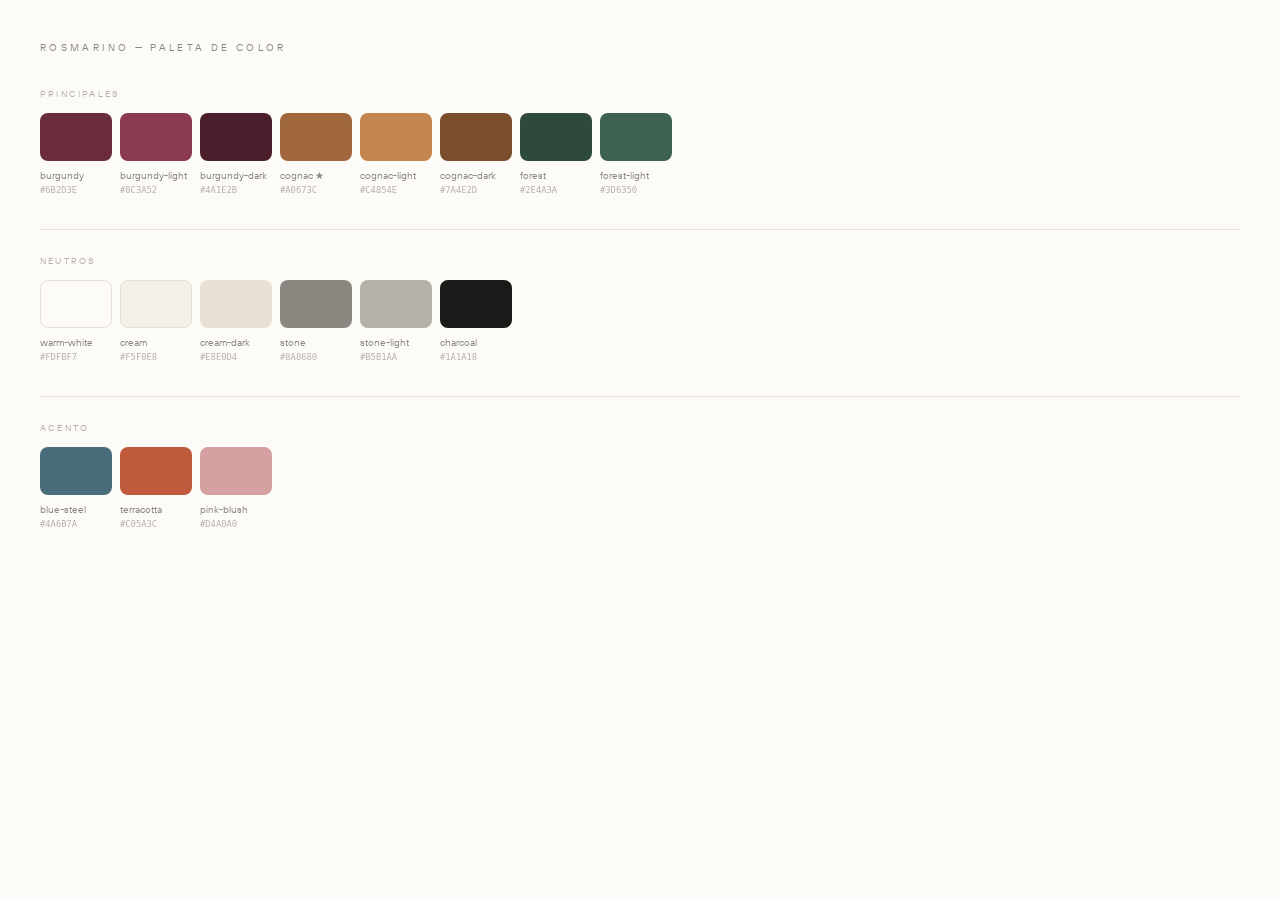
<file: components/Brand/ColorPalette/index.html>
<!-- @dsCard group="Brand" name="Color Palette" subtitle="Burgundy · Cognac · Forest · Neutrals" viewport='{"width":800}' -->
<!DOCTYPE html>
<html lang="es">
<head>
<meta charset="UTF-8">
<link rel="stylesheet" href="../../../styles.css">
<style>
  body { background: var(--warm-white); padding: 2.5rem; }
  h2 { font-size: 0.6rem; letter-spacing: 0.35em; text-transform: uppercase; color: var(--stone); margin-bottom: 2rem; font-weight: 400; }
  .section { margin-bottom: 2rem; }
  .section-label { font-size: 0.55rem; letter-spacing: 0.25em; text-transform: uppercase; color: var(--stone-light); margin-bottom: 0.75rem; }
  .swatches { display: flex; gap: 0.5rem; flex-wrap: wrap; }
  .swatch { width: 72px; }
  .swatch-color { height: 48px; border-radius: var(--radius-sm); }
  .swatch-name { font-size: 0.6rem; color: var(--stone); margin-top: 0.4rem; }
  .swatch-hex  { font-size: 0.55rem; color: var(--stone-light); font-family: monospace; }
  .divider { border: none; border-top: 1px solid var(--cream-dark); margin: 1.5rem 0; }
</style>
</head>
<body>
<h2>Rosmarino — Paleta de color</h2>

<div class="section">
  <div class="section-label">Principales</div>
  <div class="swatches">
    <div class="swatch"><div class="swatch-color" style="background:#6B2D3E"></div><div class="swatch-name">burgundy</div><div class="swatch-hex">#6B2D3E</div></div>
    <div class="swatch"><div class="swatch-color" style="background:#8C3A52"></div><div class="swatch-name">burgundy-light</div><div class="swatch-hex">#8C3A52</div></div>
    <div class="swatch"><div class="swatch-color" style="background:#4A1E2B"></div><div class="swatch-name">burgundy-dark</div><div class="swatch-hex">#4A1E2B</div></div>
    <div class="swatch"><div class="swatch-color" style="background:#A0673C"></div><div class="swatch-name">cognac ★</div><div class="swatch-hex">#A0673C</div></div>
    <div class="swatch"><div class="swatch-color" style="background:#C4854E"></div><div class="swatch-name">cognac-light</div><div class="swatch-hex">#C4854E</div></div>
    <div class="swatch"><div class="swatch-color" style="background:#7A4E2D"></div><div class="swatch-name">cognac-dark</div><div class="swatch-hex">#7A4E2D</div></div>
    <div class="swatch"><div class="swatch-color" style="background:#2E4A3A"></div><div class="swatch-name">forest</div><div class="swatch-hex">#2E4A3A</div></div>
    <div class="swatch"><div class="swatch-color" style="background:#3D6350"></div><div class="swatch-name">forest-light</div><div class="swatch-hex">#3D6350</div></div>
  </div>
</div>

<hr class="divider">

<div class="section">
  <div class="section-label">Neutros</div>
  <div class="swatches">
    <div class="swatch"><div class="swatch-color" style="background:#FDFBF7; border:1px solid #E8E0D4"></div><div class="swatch-name">warm-white</div><div class="swatch-hex">#FDFBF7</div></div>
    <div class="swatch"><div class="swatch-color" style="background:#F5F0E8; border:1px solid #E8E0D4"></div><div class="swatch-name">cream</div><div class="swatch-hex">#F5F0E8</div></div>
    <div class="swatch"><div class="swatch-color" style="background:#E8E0D4"></div><div class="swatch-name">cream-dark</div><div class="swatch-hex">#E8E0D4</div></div>
    <div class="swatch"><div class="swatch-color" style="background:#8A8680"></div><div class="swatch-name">stone</div><div class="swatch-hex">#8A8680</div></div>
    <div class="swatch"><div class="swatch-color" style="background:#B5B1AA"></div><div class="swatch-name">stone-light</div><div class="swatch-hex">#B5B1AA</div></div>
    <div class="swatch"><div class="swatch-color" style="background:#1A1A18"></div><div class="swatch-name">charcoal</div><div class="swatch-hex">#1A1A18</div></div>
  </div>
</div>

<hr class="divider">

<div class="section">
  <div class="section-label">Acento</div>
  <div class="swatches">
    <div class="swatch"><div class="swatch-color" style="background:#4A6B7A"></div><div class="swatch-name">blue-steel</div><div class="swatch-hex">#4A6B7A</div></div>
    <div class="swatch"><div class="swatch-color" style="background:#C05A3C"></div><div class="swatch-name">terracotta</div><div class="swatch-hex">#C05A3C</div></div>
    <div class="swatch"><div class="swatch-color" style="background:#D4A0A0"></div><div class="swatch-name">pink-blush</div><div class="swatch-hex">#D4A0A0</div></div>
  </div>
</div>
</body>
</html>
</file>
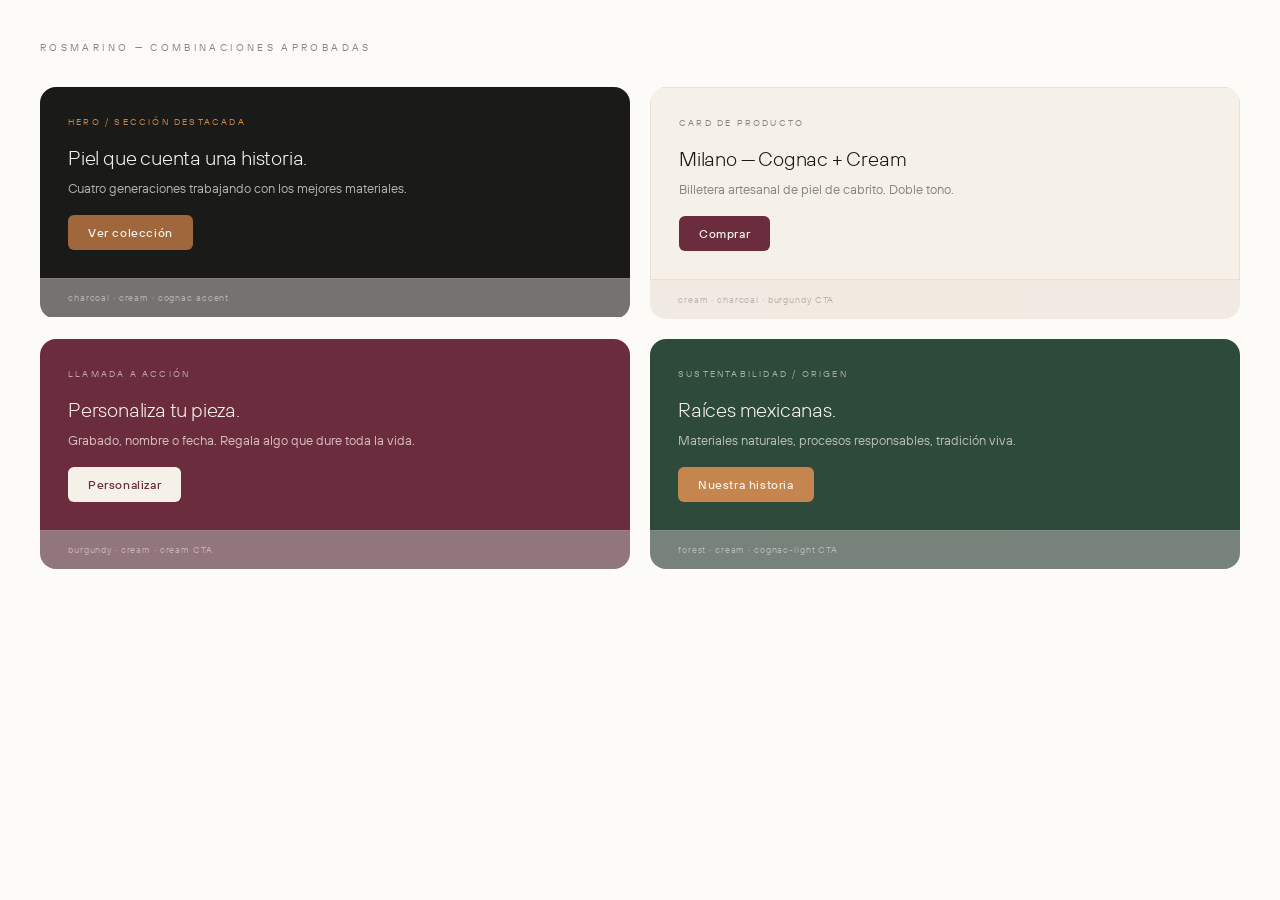
<file: components/Brand/Combinations/index.html>
<!-- @dsCard group="Brand" name="Combinations" subtitle="Hero · Card · CTA · Nature" viewport='{"width":800}' -->
<!DOCTYPE html>
<html lang="es">
<head>
<meta charset="UTF-8">
<link rel="stylesheet" href="../../../styles.css">
<style>
  body { background: var(--warm-white); padding: 2.5rem; font-family: var(--font-brand); }
  .meta { font-size: 0.6rem; letter-spacing: 0.35em; text-transform: uppercase; color: var(--stone); margin-bottom: 2rem; }
  .combos { display: grid; grid-template-columns: 1fr 1fr; gap: 1.25rem; }
  .combo { border-radius: var(--radius-lg); overflow: hidden; }
  .combo-body { padding: 1.75rem; }
  .combo-label { font-size: 0.55rem; letter-spacing: 0.25em; text-transform: uppercase; margin-bottom: 1rem; }
  .combo-title { font-size: 1.25rem; font-weight: 300; letter-spacing: -0.01em; line-height: 1.25; margin-bottom: 0.5rem; }
  .combo-text  { font-size: 0.8rem; line-height: 1.6; }
  .combo-btn   { display: inline-block; margin-top: 1rem; padding: 0.5rem 1.25rem; border-radius: 6px; font-size: 0.75rem; font-weight: 500; letter-spacing: 0.05em; text-decoration: none; }
  .combo-spec  { padding: 0.75rem 1.75rem; font-size: 0.55rem; letter-spacing: 0.1em; opacity: 0.6; border-top: 1px solid rgba(255,255,255,0.1); }

  /* Hero — charcoal */
  .hero-combo .combo-body    { background: var(--charcoal); }
  .hero-combo .combo-label   { color: var(--cognac-light); }
  .hero-combo .combo-title   { color: var(--cream); }
  .hero-combo .combo-text    { color: var(--stone-light); }
  .hero-combo .combo-btn     { background: var(--cognac); color: var(--cream); }
  .hero-combo .combo-spec    { background: var(--charcoal); color: var(--stone); border-color: rgba(255,255,255,0.08); }

  /* Card — cream */
  .card-combo .combo-body    { background: var(--cream); border: 1px solid var(--cream-dark); }
  .card-combo .combo-label   { color: var(--stone); }
  .card-combo .combo-title   { color: var(--charcoal); }
  .card-combo .combo-text    { color: var(--stone); }
  .card-combo .combo-btn     { background: var(--burgundy); color: var(--cream); }
  .card-combo .combo-spec    { background: var(--cream-dark); color: var(--stone); border-color: var(--cream-dark); }

  /* CTA — burgundy */
  .cta-combo .combo-body     { background: var(--burgundy); }
  .cta-combo .combo-label    { color: rgba(245,240,232,0.6); }
  .cta-combo .combo-title    { color: var(--cream); }
  .cta-combo .combo-text     { color: rgba(245,240,232,0.75); }
  .cta-combo .combo-btn      { background: var(--cream); color: var(--burgundy); }
  .cta-combo .combo-spec     { background: var(--burgundy-dark); color: rgba(245,240,232,0.5); border-color: rgba(255,255,255,0.08); }

  /* Nature — forest */
  .nature-combo .combo-body  { background: var(--forest); }
  .nature-combo .combo-label { color: rgba(245,240,232,0.6); }
  .nature-combo .combo-title { color: var(--cream); }
  .nature-combo .combo-text  { color: rgba(245,240,232,0.7); }
  .nature-combo .combo-btn   { background: var(--cognac-light); color: var(--cream); }
  .nature-combo .combo-spec  { background: var(--forest-dark); color: rgba(245,240,232,0.5); border-color: rgba(255,255,255,0.08); }
</style>
</head>
<body>
<div class="meta">Rosmarino — Combinaciones aprobadas</div>

<div class="combos">
  <div class="combo hero-combo">
    <div class="combo-body">
      <div class="combo-label">Hero / Sección destacada</div>
      <div class="combo-title">Piel que cuenta una historia.</div>
      <div class="combo-text">Cuatro generaciones trabajando con los mejores materiales.</div>
      <a class="combo-btn" href="#">Ver colección</a>
    </div>
    <div class="combo-spec">charcoal · cream · cognac accent</div>
  </div>

  <div class="combo card-combo">
    <div class="combo-body">
      <div class="combo-label">Card de producto</div>
      <div class="combo-title">Milano — Cognac + Cream</div>
      <div class="combo-text">Billetera artesanal de piel de cabrito. Doble tono.</div>
      <a class="combo-btn" href="#">Comprar</a>
    </div>
    <div class="combo-spec">cream · charcoal · burgundy CTA</div>
  </div>

  <div class="combo cta-combo">
    <div class="combo-body">
      <div class="combo-label">Llamada a acción</div>
      <div class="combo-title">Personaliza tu pieza.</div>
      <div class="combo-text">Grabado, nombre o fecha. Regala algo que dure toda la vida.</div>
      <a class="combo-btn" href="#">Personalizar</a>
    </div>
    <div class="combo-spec">burgundy · cream · cream CTA</div>
  </div>

  <div class="combo nature-combo">
    <div class="combo-body">
      <div class="combo-label">Sustentabilidad / Origen</div>
      <div class="combo-title">Raíces mexicanas.</div>
      <div class="combo-text">Materiales naturales, procesos responsables, tradición viva.</div>
      <a class="combo-btn" href="#">Nuestra historia</a>
    </div>
    <div class="combo-spec">forest · cream · cognac-light CTA</div>
  </div>
</div>
</body>
</html>
</file>
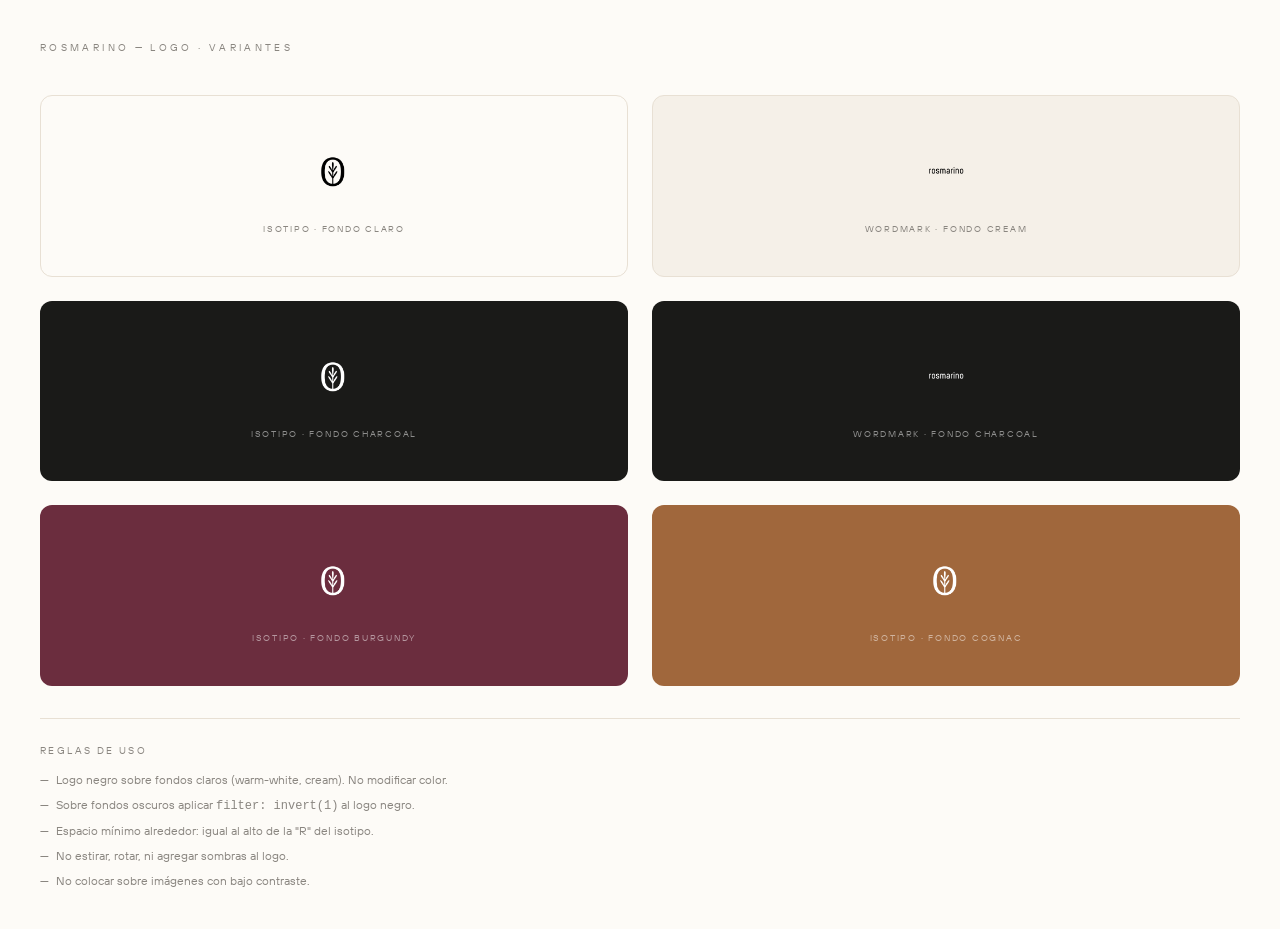
<file: components/Brand/Logo/index.html>
<!-- @dsCard group="Brand" name="Logo" subtitle="Isotipo · Wordmark · Variantes de color" viewport='{"width":800}' -->
<!DOCTYPE html>
<html lang="es">
<head>
<meta charset="UTF-8">
<link rel="stylesheet" href="../../../styles.css">
<style>
  body { background: var(--warm-white); padding: 2.5rem; font-family: var(--font-brand); }
  .meta { font-size: 0.6rem; letter-spacing: 0.35em; text-transform: uppercase; color: var(--stone); margin-bottom: 2.5rem; }
  .grid { display: grid; grid-template-columns: 1fr 1fr; gap: 1.5rem; }
  .panel { border-radius: var(--radius-md); padding: 2.5rem; display: flex; flex-direction: column; align-items: center; justify-content: center; min-height: 180px; gap: 1rem; }
  .panel img { max-height: 70px; width: auto; object-fit: contain; }
  .panel-label { font-size: 0.55rem; letter-spacing: 0.2em; text-transform: uppercase; }

  .panel-light      { background: var(--warm-white); border: 1px solid var(--cream-dark); }
  .panel-cream      { background: var(--cream); border: 1px solid var(--cream-dark); }
  .panel-dark       { background: var(--charcoal); }
  .panel-burgundy   { background: var(--burgundy); }
  .panel-cognac     { background: var(--cognac); }
  .panel-forest     { background: var(--forest); }

  .panel-light .panel-label,
  .panel-cream .panel-label   { color: var(--stone); }
  .panel-dark .panel-label,
  .panel-burgundy .panel-label,
  .panel-cognac .panel-label,
  .panel-forest .panel-label  { color: rgba(255,255,255,0.5); }

  .logo-inverted { filter: invert(1); }

  .rule { margin-top: 2rem; padding-top: 1.5rem; border-top: 1px solid var(--cream-dark); }
  .rule-title { font-size: 0.6rem; letter-spacing: 0.25em; text-transform: uppercase; color: var(--stone); margin-bottom: 0.75rem; }
  .rule ul { list-style: none; display: flex; flex-direction: column; gap: 0.35rem; }
  .rule li { font-size: 0.75rem; color: var(--stone); padding-left: 1rem; position: relative; }
  .rule li::before { content: '—'; position: absolute; left: 0; }
</style>
</head>
<body>
<div class="meta">Rosmarino — Logo · Variantes</div>

<div class="grid">
  <div class="panel panel-light">
    <img src="../../../assets/logo-transparente.png" alt="Isotipo Rosmarino sobre blanco">
    <div class="panel-label">Isotipo · Fondo claro</div>
  </div>
  <div class="panel panel-cream">
    <img src="../../../assets/wordmark-transparente.png" alt="Wordmark Rosmarino sobre cream">
    <div class="panel-label">Wordmark · Fondo cream</div>
  </div>
  <div class="panel panel-dark">
    <img src="../../../assets/logo-transparente.png" alt="Isotipo sobre charcoal" class="logo-inverted">
    <div class="panel-label">Isotipo · Fondo charcoal</div>
  </div>
  <div class="panel panel-dark">
    <img src="../../../assets/wordmark-transparente.png" alt="Wordmark sobre charcoal" class="logo-inverted">
    <div class="panel-label">Wordmark · Fondo charcoal</div>
  </div>
  <div class="panel panel-burgundy">
    <img src="../../../assets/logo-transparente.png" alt="Isotipo sobre burgundy" class="logo-inverted">
    <div class="panel-label">Isotipo · Fondo burgundy</div>
  </div>
  <div class="panel panel-cognac">
    <img src="../../../assets/logo-transparente.png" alt="Isotipo sobre cognac" class="logo-inverted">
    <div class="panel-label">Isotipo · Fondo cognac</div>
  </div>
</div>

<div class="rule">
  <div class="rule-title">Reglas de uso</div>
  <ul>
    <li>Logo negro sobre fondos claros (warm-white, cream). No modificar color.</li>
    <li>Sobre fondos oscuros aplicar <code>filter: invert(1)</code> al logo negro.</li>
    <li>Espacio mínimo alrededor: igual al alto de la "R" del isotipo.</li>
    <li>No estirar, rotar, ni agregar sombras al logo.</li>
    <li>No colocar sobre imágenes con bajo contraste.</li>
  </ul>
</div>
</body>
</html>
</file>
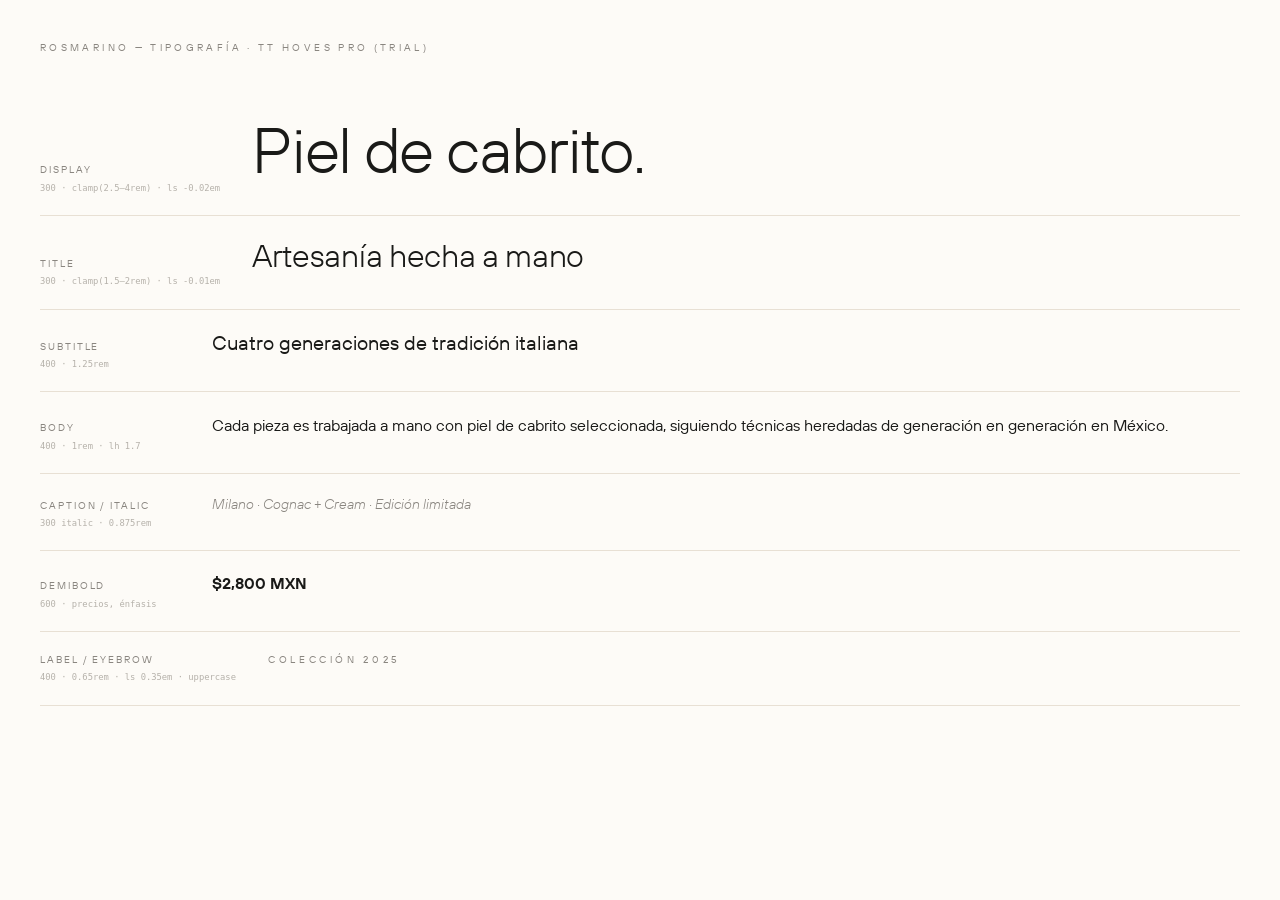
<file: components/Brand/Typography/index.html>
<!-- @dsCard group="Brand" name="Typography" subtitle="TT Hoves Pro — Display · Title · Body · Label" viewport='{"width":800}' -->
<!DOCTYPE html>
<html lang="es">
<head>
<meta charset="UTF-8">
<link rel="stylesheet" href="../../../styles.css">
<style>
  body { background: var(--warm-white); padding: 2.5rem; }
  .meta { font-size: 0.6rem; letter-spacing: 0.35em; text-transform: uppercase; color: var(--stone); margin-bottom: 2.5rem; font-weight: 400; }
  .row { display: flex; align-items: baseline; gap: 2rem; padding: 1.25rem 0; border-bottom: 1px solid var(--cream-dark); }
  .row:first-of-type { border-top: 1px solid var(--cream-dark); }
  .spec { min-width: 140px; flex-shrink: 0; }
  .spec-name { font-size: 0.6rem; letter-spacing: 0.2em; text-transform: uppercase; color: var(--stone); }
  .spec-detail { font-size: 0.55rem; color: var(--stone-light); margin-top: 0.2rem; font-family: monospace; }
  .sample { flex: 1; color: var(--charcoal); }

  .display { font-size: clamp(2.5rem, 6vw, 4rem); font-weight: 300; letter-spacing: -0.02em; line-height: 1.1; }
  .title   { font-size: clamp(1.5rem, 3vw, 2rem); font-weight: 300; letter-spacing: -0.01em; line-height: 1.2; }
  .subtitle-text { font-size: 1.25rem; font-weight: 400; line-height: 1.3; }
  .body-text { font-size: 1rem; font-weight: 400; line-height: 1.7; color: var(--charcoal); }
  .caption { font-size: 0.875rem; font-weight: 300; line-height: 1.5; color: var(--stone); font-style: italic; }
  .label-upper { font-size: 0.65rem; font-weight: 400; letter-spacing: 0.35em; text-transform: uppercase; color: var(--stone); }
  .demibold { font-weight: 600; }
</style>
</head>
<body>
<div class="meta">Rosmarino — Tipografía · TT Hoves Pro (Trial)</div>

<div class="row">
  <div class="spec">
    <div class="spec-name">Display</div>
    <div class="spec-detail">300 · clamp(2.5–4rem) · ls -0.02em</div>
  </div>
  <div class="sample display">Piel de cabrito.</div>
</div>

<div class="row">
  <div class="spec">
    <div class="spec-name">Title</div>
    <div class="spec-detail">300 · clamp(1.5–2rem) · ls -0.01em</div>
  </div>
  <div class="sample title">Artesanía hecha a mano</div>
</div>

<div class="row">
  <div class="spec">
    <div class="spec-name">Subtitle</div>
    <div class="spec-detail">400 · 1.25rem</div>
  </div>
  <div class="sample subtitle-text">Cuatro generaciones de tradición italiana</div>
</div>

<div class="row">
  <div class="spec">
    <div class="spec-name">Body</div>
    <div class="spec-detail">400 · 1rem · lh 1.7</div>
  </div>
  <div class="sample body-text">Cada pieza es trabajada a mano con piel de cabrito seleccionada, siguiendo técnicas heredadas de generación en generación en México.</div>
</div>

<div class="row">
  <div class="spec">
    <div class="spec-name">Caption / Italic</div>
    <div class="spec-detail">300 italic · 0.875rem</div>
  </div>
  <div class="sample caption">Milano · Cognac + Cream · Edición limitada</div>
</div>

<div class="row">
  <div class="spec">
    <div class="spec-name">DemiBold</div>
    <div class="spec-detail">600 · precios, énfasis</div>
  </div>
  <div class="sample demibold">$2,800 MXN</div>
</div>

<div class="row">
  <div class="spec">
    <div class="spec-name">Label / Eyebrow</div>
    <div class="spec-detail">400 · 0.65rem · ls 0.35em · uppercase</div>
  </div>
  <div class="sample label-upper">Colección 2025</div>
</div>

</body>
</html>
</file>
<file: styles.css>
/* Rosmarino Design System — styles.css
   Fuente de verdad para todos los diseños generados con este brand pack.
   ⚠️ Las fuentes TT Hoves son Trial — válidas para diseño/preview, no para producción comercial.
*/

@font-face {
  font-family: 'TT Hoves';
  src: url('fonts/TT-Hoves-Variable.ttf') format('truetype-variations');
  font-weight: 100 900;
  font-style: normal;
  font-display: swap;
}
@font-face {
  font-family: 'TT Hoves';
  src: url('fonts/TT-Hoves-LightItalic.ttf') format('truetype');
  font-weight: 300;
  font-style: italic;
  font-display: swap;
}
@font-face {
  font-family: 'TT Hoves';
  src: url('fonts/TT-Hoves-Italic.ttf') format('truetype');
  font-weight: 400;
  font-style: italic;
  font-display: swap;
}
@font-face {
  font-family: 'TT Hoves';
  src: url('fonts/TT-Hoves-DemiBoldItalic.ttf') format('truetype');
  font-weight: 600;
  font-style: italic;
  font-display: swap;
}

:root {
  /* --- Paleta principal --- */
  --burgundy:       #6B2D3E;
  --burgundy-light: #8C3A52;
  --burgundy-dark:  #4A1E2B;

  --cognac:         #A0673C;
  --cognac-light:   #C4854E;
  --cognac-dark:    #7A4E2D;

  --forest:         #2E4A3A;
  --forest-light:   #3D6350;
  --forest-dark:    #1E3228;

  --cream:          #F5F0E8;
  --cream-dark:     #E8E0D4;
  --warm-white:     #FDFBF7;

  --charcoal:       #1A1A18;
  --stone:          #8A8680;
  --stone-light:    #B5B1AA;

  /* --- Colores de acento --- */
  --blue-steel:     #4A6B7A;
  --terracotta:     #C05A3C;
  --pink-blush:     #D4A0A0;

  /* --- Tipografía --- */
  --font-brand: 'TT Hoves', 'DM Sans', sans-serif;

  /* --- Espaciado base --- */
  --space-xs:  0.5rem;
  --space-sm:  1rem;
  --space-md:  2rem;
  --space-lg:  4rem;
  --space-xl:  6rem;

  /* --- Bordes --- */
  --radius-sm: 8px;
  --radius-md: 12px;
  --radius-lg: 16px;
}

/* Reset mínimo */
*, *::before, *::after { box-sizing: border-box; margin: 0; padding: 0; }

body {
  font-family: var(--font-brand);
  background: var(--warm-white);
  color: var(--charcoal);
  line-height: 1.6;
  -webkit-font-smoothing: antialiased;
}
</file>
